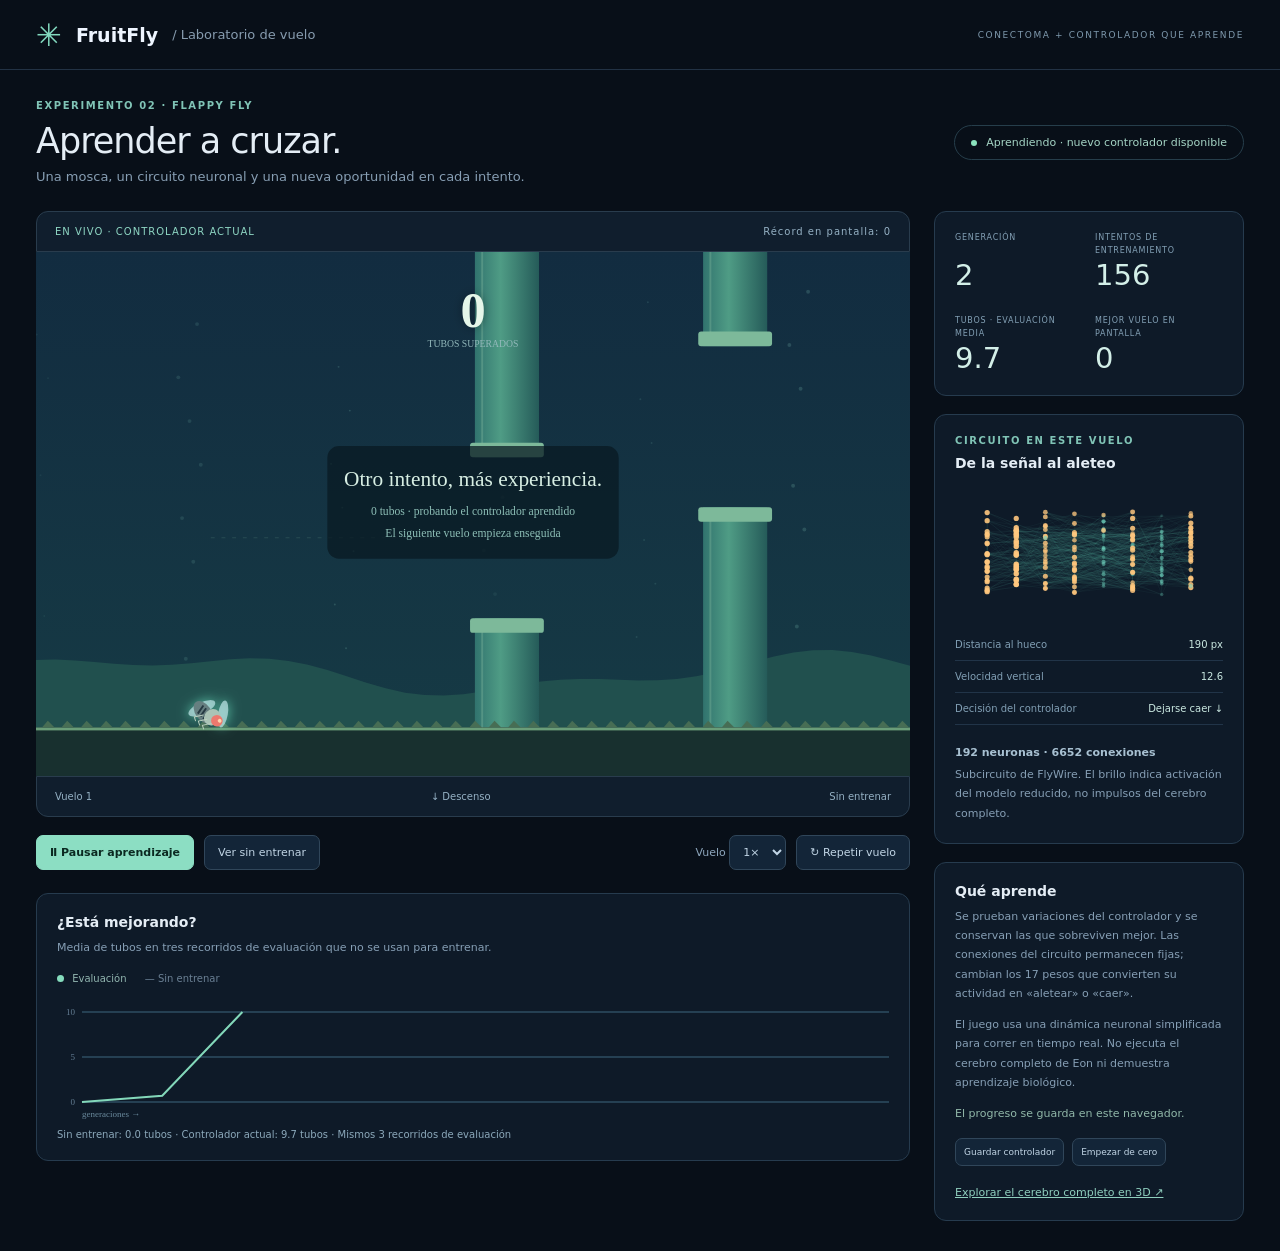
<file: web/flappy.html>
<!doctype html><html lang="es"><head><meta charset="utf-8"><meta name="viewport" content="width=device-width,initial-scale=1"><title>FruitFly · Aprende a volar</title><link rel="stylesheet" href="flappy.css"></head><body>
<header><a href="index.html" class="brand"><span>✳</span> FruitFly <small>/ Laboratorio de vuelo</small></a><span class="tag">CONECTOMA + CONTROLADOR QUE APRENDE</span></header>
<main><div class="heading"><div><div class="eyebrow">EXPERIMENTO 02 · FLAPPY FLY</div><h1>Aprender a cruzar.</h1><p>Una mosca, un circuito neuronal y una nueva oportunidad en cada intento.</p></div><div class="status"><i></i><span id="status">Preparando el vuelo…</span></div></div>
<div class="layout"><section class="playground"><div class="game-top"><span id="replayLabel">EN VIVO · CONTROLADOR ACTUAL</span><span id="record">Récord en pantalla: 0</span></div><canvas id="game" aria-label="Mosca jugando a Flappy Bird"></canvas><div class="game-bottom"><span id="flight">Vuelo 1</span><span id="action">Observando el siguiente hueco</span><span id="controller">Sin entrenar</span></div>
<div class="toolbar"><button id="train" class="primary">Ⅱ Pausar aprendizaje</button><button id="baseline">Ver sin entrenar</button><label>Vuelo <select id="speed"><option value="1">1×</option><option value="3">3×</option><option value="8">8×</option></select></label><button id="restartFlight" title="Repetir el recorrido actual">↻ Repetir vuelo</button></div>
<div class="chart-card"><div><h2>¿Está mejorando?</h2><p>Media de tubos en tres recorridos de evaluación que no se usan para entrenar.</p></div><div class="chart-legend"><i></i> Evaluación <span>— Sin entrenar</span></div><canvas id="chart" aria-label="Evolución de tubos superados por generación"></canvas><div id="evaluation">La primera generación establecerá el resultado.</div></div></section>
<aside><section class="metrics"><div><span>GENERACIÓN</span><strong id="generation">0</strong></div><div><span>INTENTOS DE ENTRENAMIENTO</span><strong id="episodes">0</strong></div><div><span>TUBOS · EVALUACIÓN MEDIA</span><strong id="testScore">0.0</strong></div><div><span>MEJOR VUELO EN PANTALLA</span><strong id="bestScore">0</strong></div></section>
<section class="brain-card"><div class="eyebrow">CIRCUITO EN ESTE VUELO</div><h2>De la señal al aleteo</h2><canvas id="network" aria-label="Actividad del circuito reducido"></canvas><div class="signal"><span>Distancia al hueco</span><b id="gapSignal">—</b></div><div class="signal"><span>Velocidad vertical</span><b id="velocity">—</b></div><div class="signal"><span>Decisión del controlador</span><b id="decision">—</b></div><div class="brain-caption"><strong>192 neuronas · <span id="edgeCount">—</span> conexiones</strong><p>Subcircuito de FlyWire. El brillo indica activación del modelo reducido, no impulsos del cerebro completo.</p></div></section>
<section class="explanation"><h2>Qué aprende</h2><p>Se prueban variaciones del controlador y se conservan las que sobreviven mejor. Las conexiones del circuito permanecen fijas; cambian los 17 pesos que convierten su actividad en «aletear» o «caer».</p><p>El juego usa una dinámica neuronal simplificada para correr en tiempo real. No ejecuta el cerebro completo de Eon ni demuestra aprendizaje biológico.</p><p id="saving">El progreso se guarda en este navegador.</p><div class="small-buttons"><button id="download">Guardar controlador</button><button id="reset">Empezar de cero</button></div><a href="index.html">Explorar el cerebro completo en 3D ↗</a></section></aside></div>
</main><script src="flappy-circuit.js"></script><script src="flappy-engine.js"></script><script src="flappy-app.js"></script></body></html>
</file>
<file: web/flappy.css>
:root{color-scheme:dark;font-family:Inter,Segoe UI,system-ui,sans-serif;color:#e4edf5;background:#080f18}*{box-sizing:border-box}body{margin:0}header{height:70px;border-bottom:1px solid #223244;display:flex;align-items:center;justify-content:space-between;padding:0 36px}.brand{text-decoration:none;color:#eef5ff;font-weight:650;display:flex;align-items:center;gap:14px;font-size:19px}.brand>span{color:#82d8be;font-size:31px}.brand small{font-size:13px;font-weight:400;color:#879caf}.tag{font-size:9px;letter-spacing:1.6px;color:#7f9aae}main{max-width:1500px;margin:auto;padding:30px 36px}.heading{display:flex;align-items:center;justify-content:space-between;margin-bottom:27px}.eyebrow{font-size:10px;letter-spacing:1.6px;color:#80c4b6;font-weight:600}h1{font-size:35px;letter-spacing:-1px;margin:10px 0 8px;font-weight:500}.heading p{color:#879eb3;font-size:13px;margin:0}.status{font-size:11px;border:1px solid #263e4b;border-radius:30px;padding:10px 16px;color:#a5d5c5}.status i{display:inline-block;width:6px;height:6px;background:#8be2bd;border-radius:50%;margin-right:9px}.layout{display:grid;grid-template-columns:minmax(0,1fr) 310px;gap:24px}.playground{min-width:0}#game{width:100%;aspect-ratio:900/540;display:block;background:#112538;touch-action:none}.game-top,.game-bottom{display:flex;justify-content:space-between;gap:10px;background:#101e2d;padding:14px 18px;border:1px solid #293c4d;font-size:10px;color:#95b1c4}.game-top{border-radius:12px 12px 0 0;letter-spacing:1px}.game-bottom{border-radius:0 0 12px 12px}.game-top span:first-child{color:#8ed6c3}.toolbar{display:flex;gap:10px;align-items:center;margin:18px 0 23px;flex-wrap:wrap}button,select{font:inherit;border:1px solid #30465a;background:#132538;color:#c1d5e5;border-radius:7px;padding:10px 13px;font-size:11px;cursor:pointer}button:hover{background:#223e50;border-color:#7bc8b4}.primary{background:#8cdec3;color:#0b2921;font-weight:650;border-color:#8cdec3}.primary:hover{background:#a0ead2}button:focus-visible,select:focus-visible{outline:2px solid #b3fbe5;outline-offset:3px}.toolbar label{font-size:11px;color:#8da6bc;margin-left:auto}.toolbar select{padding:9px}.chart-card,.metrics,.brain-card,.explanation{border:1px solid #263b4e;border-radius:12px;padding:20px;background:#0e1a28}.chart-card{position:relative}h2{font-size:14px;font-weight:550;margin:0 0 8px}.chart-card p,.brain-caption p,.explanation p{font-size:11px;line-height:1.75;color:#869fb5;margin:5px 0 12px}.chart-legend{font-size:10px;color:#92b6b0;margin:15px 0}.chart-legend i{display:inline-block;width:7px;height:7px;border-radius:50%;background:#85dcbd;margin-right:5px}.chart-legend span{margin-left:15px;color:#6b8195}#chart{width:100%;height:120px;display:block}#evaluation{font-size:10px;color:#8ca9bb;margin-top:10px}.metrics{display:grid;grid-template-columns:1fr 1fr;gap:23px 12px;margin-bottom:18px}.metrics span{display:block;font-size:8px;letter-spacing:.8px;color:#83a0b5;line-height:1.6;min-height:26px}.metrics strong{font-weight:500;font-size:29px;color:#d3efe8}.brain-card{margin-bottom:18px}.brain-card h2{margin-top:9px}#network{height:150px;width:100%;display:block}.signal{display:flex;justify-content:space-between;gap:8px;font-size:10px;border-bottom:1px solid #213448;padding:10px 0;color:#819fb4}.signal b{font-weight:500;color:#c9e7e0}.brain-caption{margin-top:16px}.brain-caption strong{font-size:11px;color:#a8c1d2}.brain-caption p{margin-bottom:0}.explanation a{color:#8fcfbe;font-size:11px}.small-buttons{display:flex;gap:8px;margin:15px 0}.small-buttons button{font-size:9px;padding:8px}.explanation #saving{color:#91b8a9}@media(max-width:1000px){main{padding:24px 20px}.layout{grid-template-columns:minmax(0,1fr) 260px;gap:15px}.tag{display:none}.toolbar label{margin-left:0}.game-bottom{font-size:9px}}@media(max-width:750px){header{padding:0 18px}.brand small{font-size:10px}.layout{display:block}.heading{display:block}.status{display:inline-block;margin-top:16px}.metrics{margin-top:18px}.game-bottom span:nth-child(2){display:none}main{padding:24px 14px}.toolbar button{font-size:10px;padding:9px}h1{font-size:30px}}
</file>
